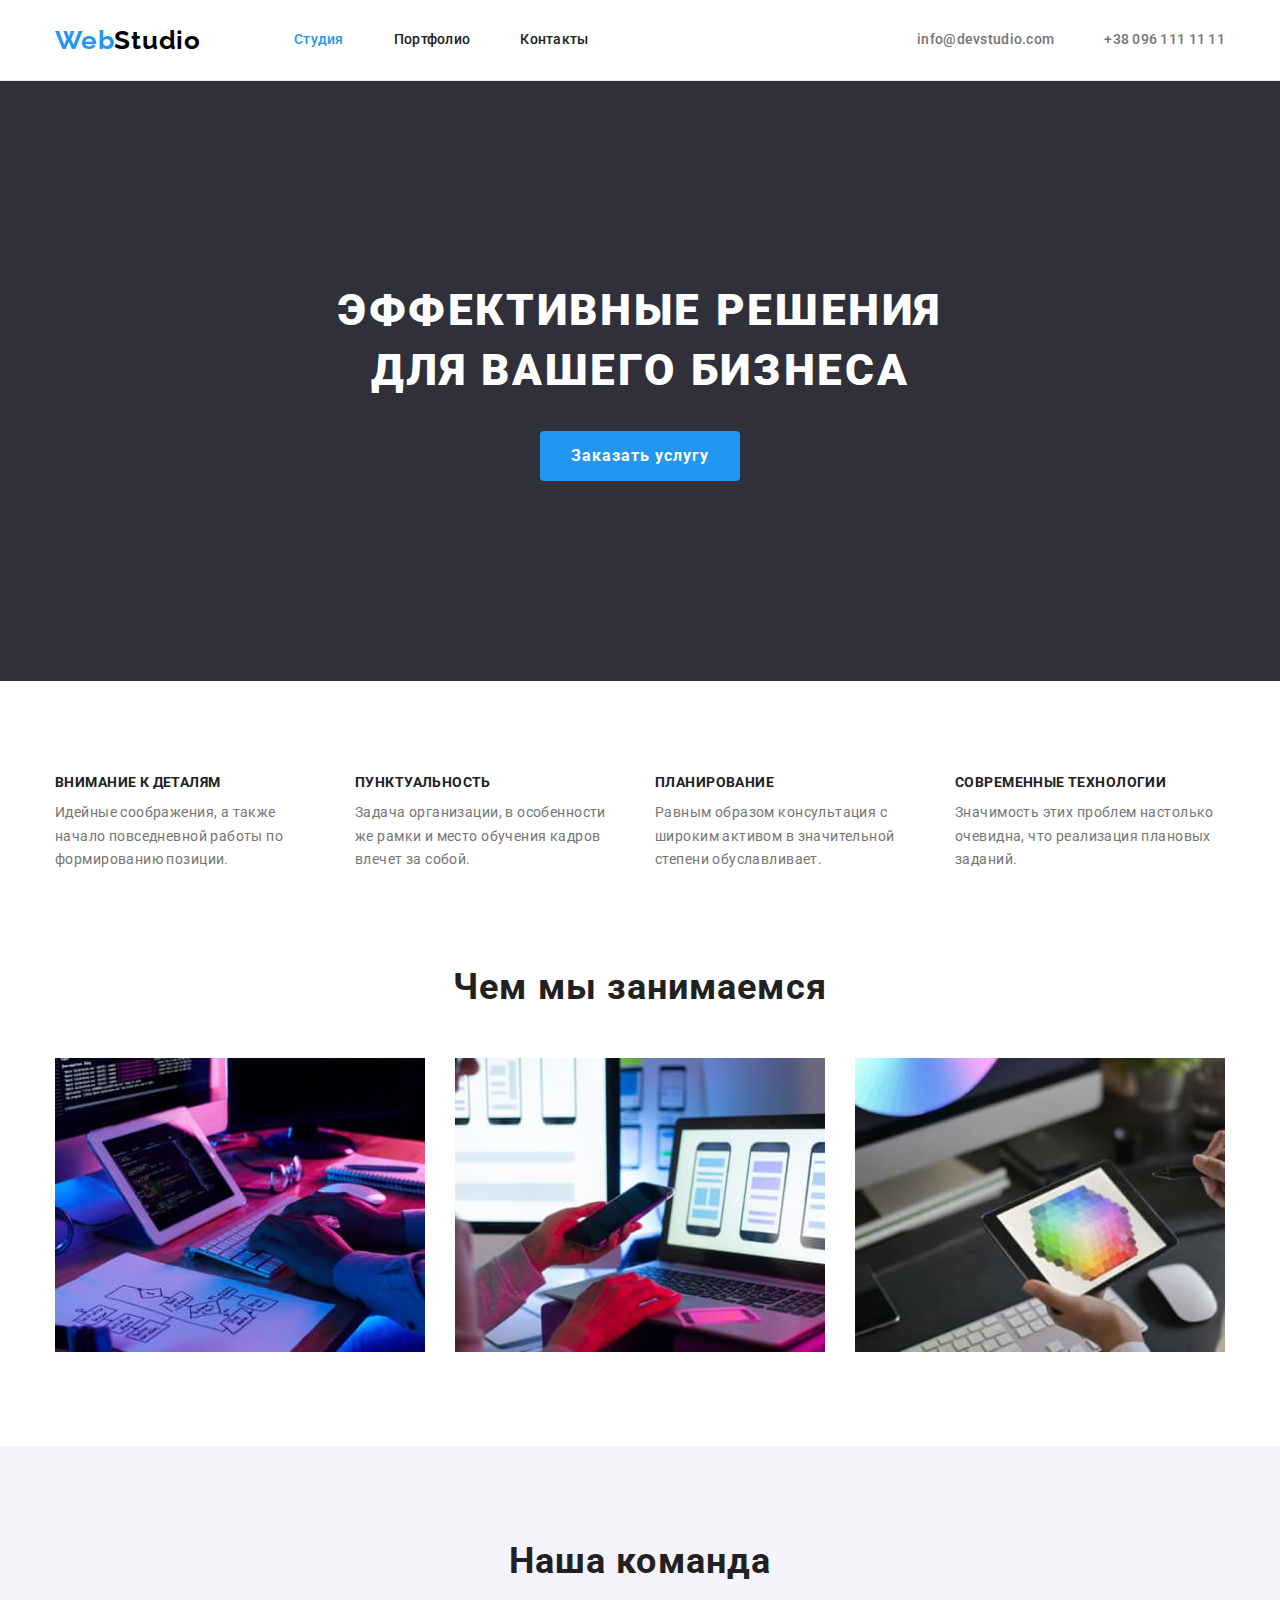
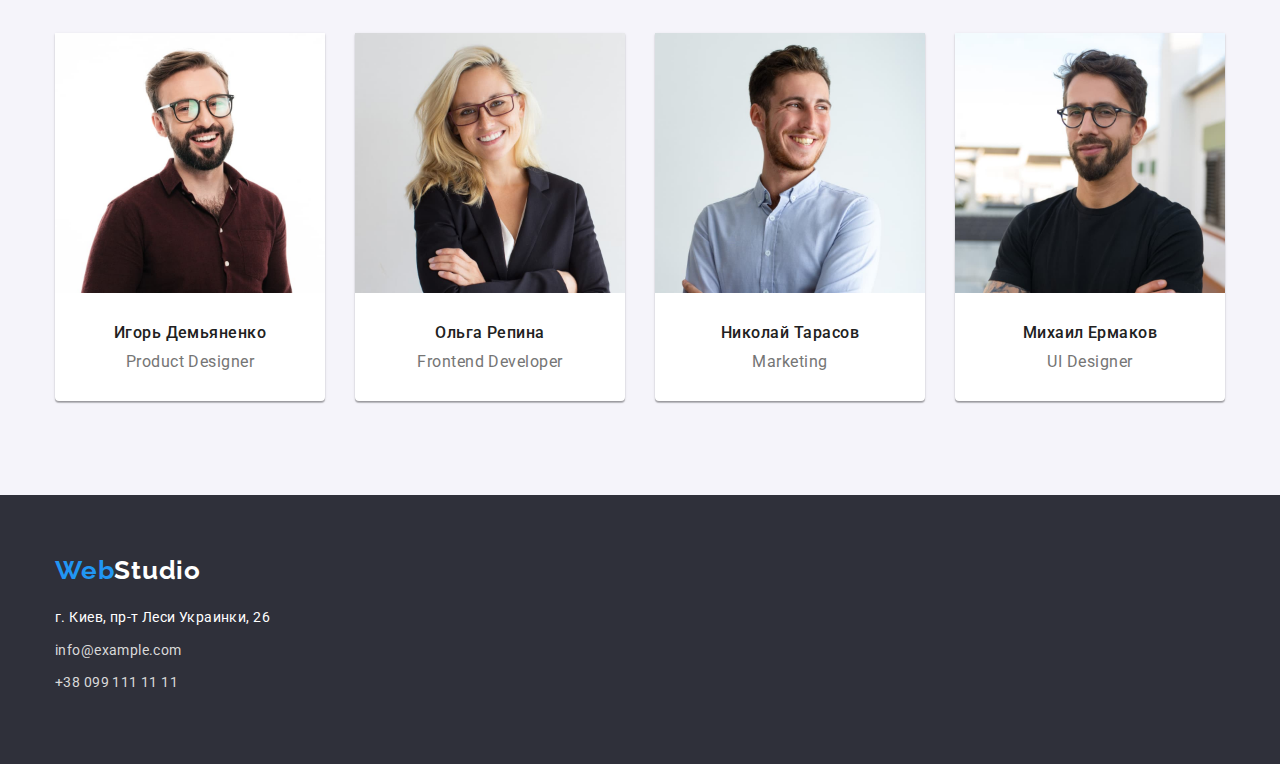
<file: index.html>
<!DOCTYPE html>
<html lang="ru">
  <head>
    <meta charset="UTF-8" />
    <meta http-equiv="X-UA-Compatible" content="IE=edge" />
    <meta name="viewport" content="width=device-width, initial-scale=1.0" />
    <title>Студия</title>
    <link rel="preconnect" href="https://fonts.googleapis.com" />
    <link rel="preconnect" href="https://fonts.gstatic.com" crossorigin />
    <link
      href="https://fonts.googleapis.com/css2?family=Raleway:wght@700&family=Roboto:wght@400;500;700;900&display=swap"
      rel="stylesheet"
    />
    <link
      rel="stylesheet"
      href="https://cdnjs.cloudflare.com/ajax/libs/modern-normalize/1.0.0/modern-normalize.min.css"
    />
    <link rel="stylesheet" href="./css/styles.css" />
  </head>
  <body>
    <header class="header">
      <div class="container header-container">
        <a href="./index.html" class="logo link"
          >Web<span class="logo-header">Studio</span></a
        >
        <nav class="header-nav">
          <ul class="header-list list">
            <li class="header-item">
              <a href="./index.html" class="header-link link current">Студия</a>
            </li>
            <li class="header-item">
              <a href="./portfolio.html" class="header-link link">Портфолио</a>
            </li>
            <li class="header-item">
              <a href="" class="header-link link">Контакты</a>
            </li>
          </ul>
        </nav>
        <ul class="contact list">
          <li class="contact-item">
            <a href="mailto:info@devstudio.com" class="contact-link link"
              >info@devstudio.com</a
            >
          </li>
          <li class="contact-item">
            <a href="tel:+380961111111" class="contact-link link"
              >+38 096 111 11 11</a
            >
          </li>
        </ul>
      </div>
    </header>
    <main>
      <!-- Баннер -->
      <section class="banner">
        <div class="container">
          <h1 class="banner-title">
            Эффективные решения<br />для вашего бизнеса
          </h1>
          <button type="button" class="banner-btn">Заказать услугу</button>
        </div>
      </section>
      <!-- Особенности -->
      <section class="section">
        <div class="container">
          <h2 class="visually-hidden">Особенности</h2>
          <ul class="about-list list">
            <li class="about-item">
              <h3 class="about-title">Внимание к деталям</h3>
              <p class="about-after-title">
                Идейные соображения, а также начало повседневной работы по
                формированию позиции.
              </p>
            </li>
            <li class="about-item">
              <h3 class="about-title">Пунктуальность</h3>
              <p class="about-after-title">
                Задача организации, в особенности же рамки и место обучения
                кадров влечет за собой.
              </p>
            </li>
            <li class="about-item">
              <h3 class="about-title">Планирование</h3>
              <p class="about-after-title">
                Равным образом консультация с широким активом в значительной
                степени обуславливает.
              </p>
            </li>
            <li class="about-item">
              <h3 class="about-title">Современные технологии</h3>
              <p class="about-after-title">
                Значимость этих проблем настолько очевидна, что реализация
                плановых заданий.
              </p>
            </li>
          </ul>
        </div>
      </section>
      <!-- Чем мы занимаемся -->
      <section class="section what">
        <div class="container">
          <h2 class="what-title">Чем мы занимаемся</h2>
          <ul class="what-list list">
            <li class="what-item">
              <img
                src="./images/about1.jpg"
                alt="Программирование"
                width="370"
              />
            </li>
            <li class="what-item">
              <img
                src="./images/about2.jpg"
                alt="Адаптивная верстка"
                width="370"
              />
            </li>
            <li class="what-item">
              <img src="./images/about3.jpg" alt="Дизайн" width="370" />
            </li>
          </ul>
        </div>
      </section>
      <!-- Наша команда -->
      <section class="section team">
        <div class="container">
          <h2 class="team-title">Наша команда</h2>
          <ul class="team-list list">
            <li class="team-item">
              <img
                src="./images/teamcard1.jpg"
                alt="Игорь Демьяненко"
                width="270"
              />
              <div class="team-item-text">
                <h3 class="team-item-name">Игорь Демьяненко</h3>
                <p class="team-item-job">Product Designer</p>
              </div>
            </li>
            <li class="team-item">
              <img
                src="./images/teamcard2.jpg"
                alt="Ольга Репина"
                width="270"
              />
              <div class="team-item-text">
                <h3 class="team-item-name">Ольга Репина</h3>
                <p class="team-item-job">Frontend Developer</p>
              </div>
            </li>
            <li class="team-item">
              <img
                src="./images/teamcard3.jpg"
                alt="Николай Тарасов"
                width="270"
              />
              <div class="team-item-text">
                <h3 class="team-item-name">Николай Тарасов</h3>
                <p class="team-item-job">Marketing</p>
              </div>
            </li>
            <li class="team-item">
              <img
                src="./images/teamcard4.jpg"
                alt="Михаил Ермаков"
                width="270"
              />
              <div class="team-item-text">
                <h3 class="team-item-name">Михаил Ермаков</h3>
                <p class="team-item-job">UI Designer</p>
              </div>
            </li>
          </ul>
        </div>
      </section>
    </main>
    <footer class="footer">
      <div class="container">
        <a href="./index.html" class="logo link footer-link"
          >Web<span class="logo-footer">Studio</span></a
        >
        <address>
          <p class="footer-address">г. Киев, пр-т Леси Украинки, 26</p>
          <ul class="footer-list list">
            <li class="footer-item">
              <a href="mailto:info@example.com" class="footer-contact link"
                >info@example.com</a
              >
            </li>
            <li class="footer-item">
              <a href="tel:+380991111111" class="footer-contact link"
                >+38 099 111 11 11</a
              >
            </li>
          </ul>
        </address>
      </div>
    </footer>
  </body>
</html>
</file>
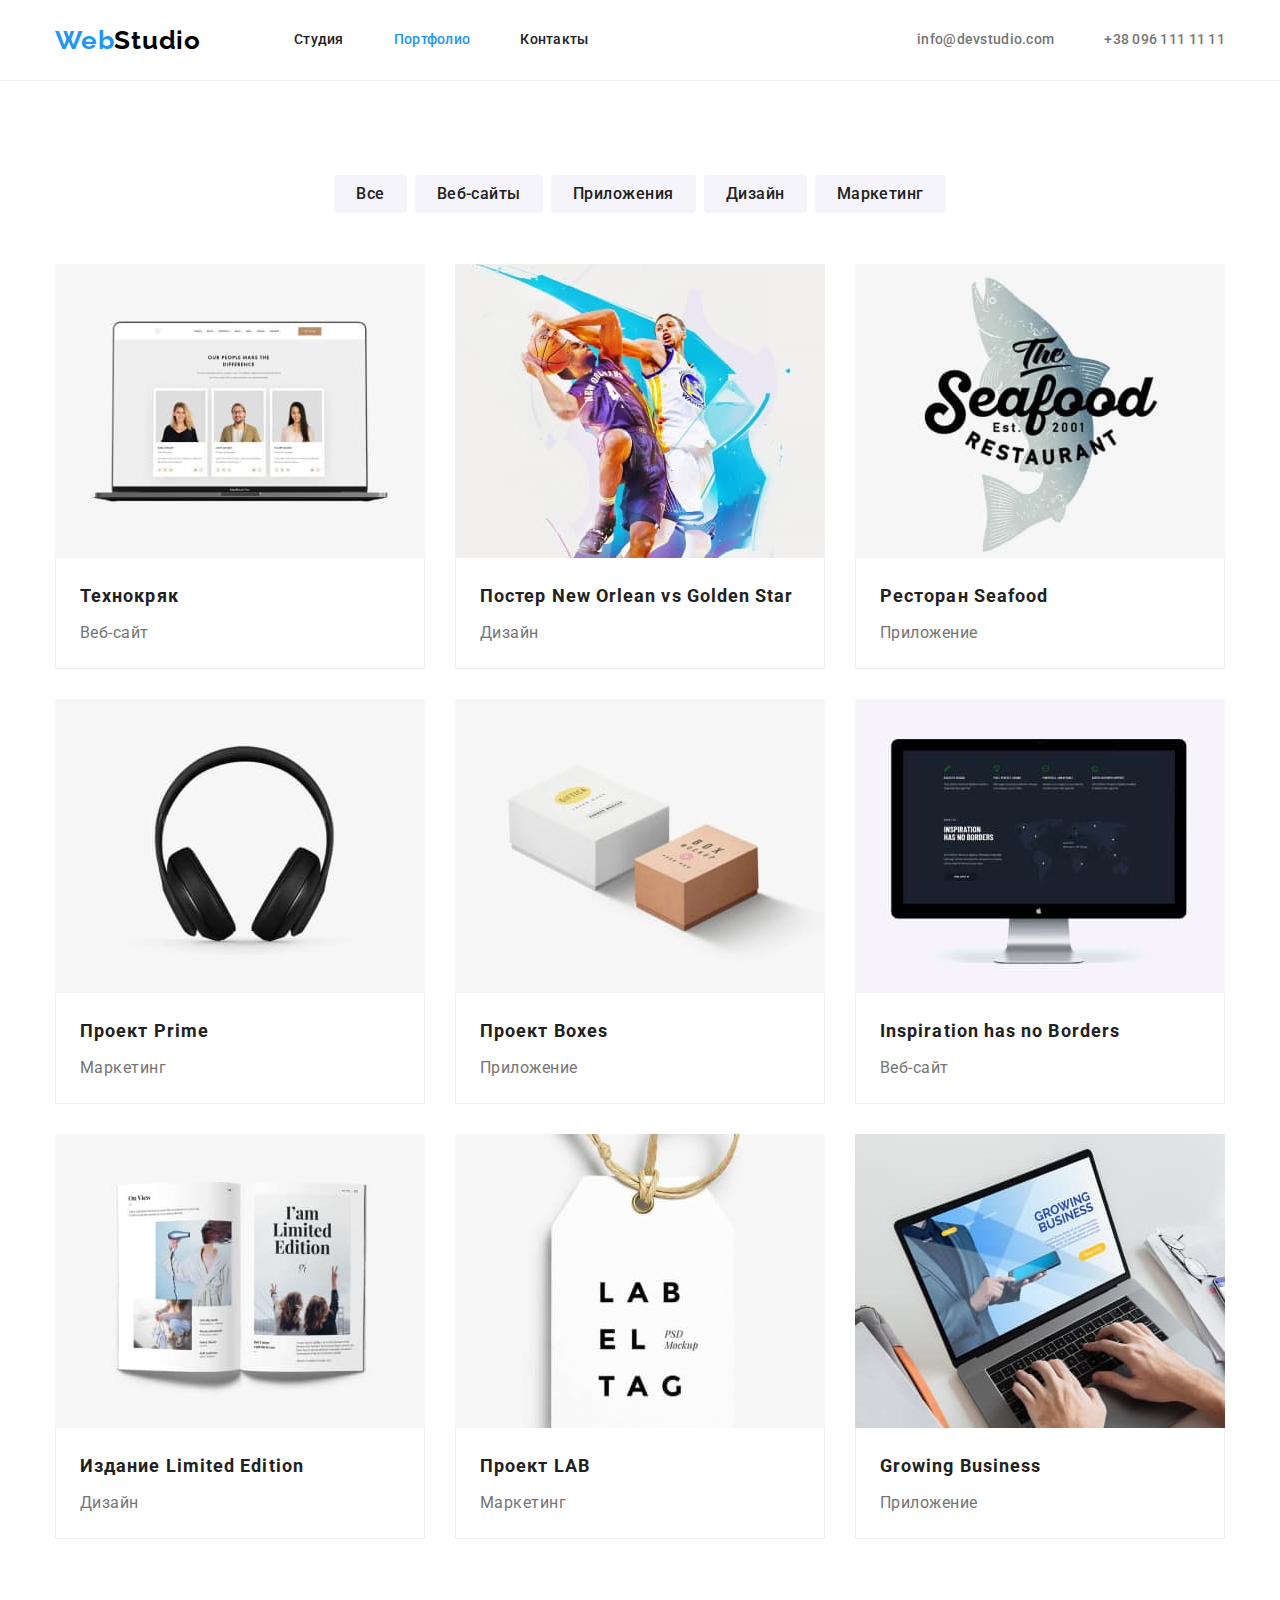
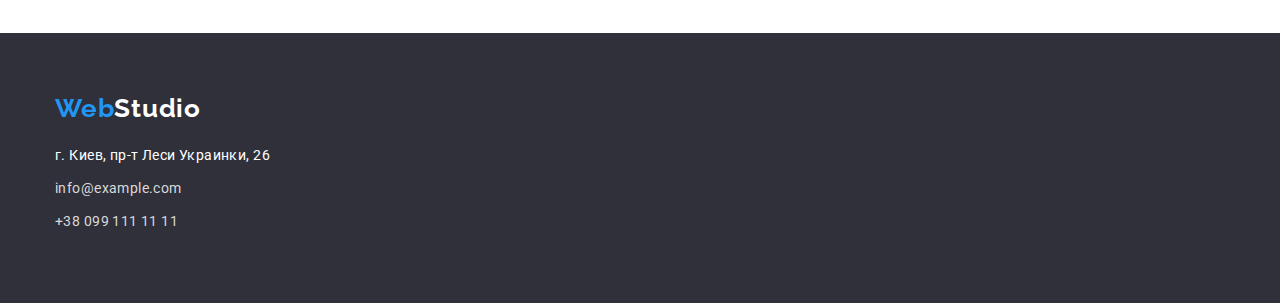
<file: portfolio.html>
<!DOCTYPE html>
<html lang="ru">
  <head>
    <meta charset="UTF-8" />
    <meta http-equiv="X-UA-Compatible" content="IE=edge" />
    <meta name="viewport" content="width=device-width, initial-scale=1.0" />
    <title>Портфолио</title>
    <link rel="preconnect" href="https://fonts.googleapis.com" />
    <link rel="preconnect" href="https://fonts.gstatic.com" crossorigin />
    <link
      href="https://fonts.googleapis.com/css2?family=Raleway:wght@700&family=Roboto:wght@400;500;700;900&display=swap"
      rel="stylesheet"
    />
    <link
      rel="stylesheet"
      href="https://cdnjs.cloudflare.com/ajax/libs/modern-normalize/1.0.0/modern-normalize.min.css"
    />
    <link rel="stylesheet" href="./css/styles.css" />
  </head>
  <body>
    <header class="header">
      <div class="container header-container">
        <a href="./index.html" class="logo link"
          >Web<span class="logo-header">Studio</span></a
        >
        <nav class="header-nav">
          <ul class="header-list list">
            <li class="header-item">
              <a href="./index.html" class="header-link link">Студия</a>
            </li>
            <li class="header-item">
              <a href="./portfolio.html" class="header-link link current"
                >Портфолио</a
              >
            </li>
            <li class="header-item">
              <a href="" class="header-link link">Контакты</a>
            </li>
          </ul>
        </nav>
        <ul class="contact list">
          <li class="contact-item">
            <a href="mailto:info@devstudio.com" class="contact-link link"
              >info@devstudio.com</a
            >
          </li>
          <li class="contact-item">
            <a href="tel:+380961111111" class="contact-link link"
              >+38 096 111 11 11</a
            >
          </li>
        </ul>
      </div>
    </header>
    <main>
      <!-- Фильтр -->
      <section class="section portfolio">
        <div class="container">
          <h1 class="visually-hidden">Портфолио</h1>
          <ul class="portfolio-filter list">
            <li><button type="button" class="portfolio-btn">Все</button></li>
            <li>
              <button type="button" class="portfolio-btn">Веб-сайты</button>
            </li>
            <li>
              <button type="button" class="portfolio-btn">Приложения</button>
            </li>
            <li>
              <button type="button" class="portfolio-btn">Дизайн</button>
            </li>
            <li>
              <button type="button" class="portfolio-btn">Маркетинг</button>
            </li>
          </ul>
          <!-- Портфолио -->
          <ul class="portfolio-list list">
            <li class="portfolio-item">
              <a href="" target="_blank" class="portfolio-link link"
                ><img
                  src="./images/progect1.jpg"
                  alt="Открытый веб-сайт на ноутбуке"
                  width="370"
                  height="294"
                />
                <div class="portfolio-item-text">
                  <h2 class="portfolio-title">Технокряк</h2>
                  <p class="portfolio-after-title">Веб-сайт</p>
                </div>
              </a>
            </li>
            <li class="portfolio-item">
              <a href="" target="_blank" class="portfolio-link link"
                ><img
                  src="./images/progect2.jpg"
                  alt="Постер с баскетболистами"
                  width="370"
                  height="294"
                />
                <div class="portfolio-item-text">
                  <h2 class="portfolio-title">
                    Постер New Orlean vs Golden Star
                  </h2>
                  <p class="portfolio-after-title">Дизайн</p>
                </div></a
              >
            </li>
            <li class="portfolio-item">
              <a href="" target="_blank" class="portfolio-link link"
                ><img
                  src="./images/progect3.jpg"
                  alt="Иконка приложения ресторана"
                  width="370"
                  height="294"
                />
                <div class="portfolio-item-text">
                  <h2 class="portfolio-title">Ресторан Seafood</h2>
                  <p class="portfolio-after-title">Приложение</p>
                </div></a
              >
            </li>
            <li class="portfolio-item">
              <a href="" target="_blank" class="portfolio-link link"
                ><img
                  src="./images/progect4.jpg"
                  alt="Наушники"
                  width="370"
                  height="294"
                />
                <div class="portfolio-item-text">
                  <h2 class="portfolio-title">Проект Prime</h2>
                  <p class="portfolio-after-title">Маркетинг</p>
                </div></a
              >
            </li>
            <li class="portfolio-item">
              <a href="" target="_blank" class="portfolio-link link"
                ><img
                  src="./images/progect5.jpg"
                  alt="Две коробки"
                  width="370"
                  height="294"
                />
                <div class="portfolio-item-text">
                  <h2 class="portfolio-title">Проект Boxes</h2>
                  <p class="portfolio-after-title">Приложение</p>
                </div></a
              >
            </li>
            <li class="portfolio-item">
              <a href="" target="_blank" class="portfolio-link link"
                ><img
                  src="./images/progect6.jpg"
                  alt="Открытый веб-сайт на мониторе"
                  width="370"
                  height="294"
                />
                <div class="portfolio-item-text">
                  <h2 class="portfolio-title">Inspiration has no Borders</h2>
                  <p class="portfolio-after-title">Веб-сайт</p>
                </div></a
              >
            </li>
            <li class="portfolio-item">
              <a href="" target="_blank" class="portfolio-link link"
                ><img
                  src="./images/progect7.jpg"
                  alt="Разворот журнала"
                  width="370"
                  height="294"
                />
                <div class="portfolio-item-text">
                  <h2 class="portfolio-title">Издание Limited Edition</h2>
                  <p class="portfolio-after-title">Дизайн</p>
                </div></a
              >
            </li>
            <li class="portfolio-item">
              <a href="" target="_blank" class="portfolio-link link"
                ><img
                  src="./images/progect8.jpg"
                  alt="Бирка"
                  width="370"
                  height="294"
                />
                <div class="portfolio-item-text">
                  <h2 class="portfolio-title">Проект LAB</h2>
                  <p class="portfolio-after-title">Маркетинг</p>
                </div></a
              >
            </li>
            <li class="portfolio-item">
              <a href="" target="_blank" class="portfolio-link link"
                ><img
                  src="./images/progect9.jpg"
                  alt="Работа за ноутбуком"
                  width="370"
                  height="294"
                />
                <div class="portfolio-item-text">
                  <h2 class="portfolio-title">Growing Business</h2>
                  <p class="portfolio-after-title">Приложение</p>
                </div></a
              >
            </li>
          </ul>
        </div>
      </section>
    </main>
    <footer class="footer">
      <div class="container">
        <a href="./index.html" class="logo link footer-link"
          >Web<span class="logo-footer">Studio</span></a
        >
        <address>
          <p class="footer-address">г. Киев, пр-т Леси Украинки, 26</p>
          <ul class="footer-list list">
            <li class="footer-item">
              <a href="mailto:info@example.com" class="footer-contact link"
                >info@example.com</a
              >
            </li>
            <li class="footer-item">
              <a href="tel:+380991111111" class="footer-contact link"
                >+38 099 111 11 11</a
              >
            </li>
          </ul>
        </address>
      </div>
    </footer>
  </body>
</html>
</file>
<file: css/styles.css>
:root {
  --accent-color: #2196f3;
  --add-accent-color: #188ce8;
  --logo-studio-color: #000000;
  --main-title-color: #ffffff;
  --first-title-color: #212121;
  --second-title-color: #757575;
  --contact-footer-color: #d9d9d9;
  --main-background-color: #ffffff;
  --first-background-color: #e5e5e5;
  --second-background-color: #f5f4fa;
  --accent-background-color: #2f303a;
}

body {
  font-family: "Roboto", sans-serif;
  color: var(--first-title-color);
}

.visually-hidden {
  position: absolute;
  width: 1px;
  height: 1px;
  margin: -1px;
  border: 0;
  padding: 0;
  white-space: nowrap;
  clip-path: inset(100%);
  clip: rect(0 0 0 0);
  overflow: hidden;
}

.list {
  list-style: none;
}

.link {
  text-decoration: none;
}

p,
h1,
h2,
h3,
h4,
h5,
h6 {
  margin: 0;
}

ul {
  margin: 0;
  padding-left: 0;
}

img {
  display: block;
}

.container {
  width: 1200px;
  padding: 0 15px;
  margin: 0 auto;
}

.section {
  padding-top: 94px;
  padding-bottom: 94px;
}

/* ---------------HEADER--------------- */
.header {
  background-color: var(--main-background-color);
  border-bottom: 1px solid #ececec;
}

.header-container {
  display: flex;
  align-items: center;
}

.logo {
  font-family: "Raleway", sans-serif;
  font-weight: 700;
  font-size: 26px;
  line-height: 1.19;
  letter-spacing: 0.03em;
  color: var(--accent-color);
}

.logo-header {
  color: var(--logo-studio-color);
}

.header-nav {
  margin-left: 93px;
}

.header-list {
  display: flex;
}

.header-item:nth-child(-n + 2) {
  margin-right: 50px;
}

.header-link {
  font-weight: 500;
  font-size: 14px;
  line-height: 1.14;
  letter-spacing: 0.02em;
  color: inherit;
  display: inline-block;
  padding: 32px 0;
}

.header-link:hover,
.header-link:focus {
  color: var(--accent-color);
}

.current {
  color: var(--accent-color);
}

.contact {
  display: flex;
  margin-left: auto;
}

.contact-item:nth-child(-n + 1) {
  margin-right: 50px;
}

.contact-link {
  font-weight: 500;
  font-size: 14px;
  line-height: 1.14;
  letter-spacing: 0.02em;
  color: var(--second-title-color);
  display: inline-block;
  padding: 32px 0;
}

.contact-link:hover,
.contact-link:focus {
  color: var(--accent-color);
}

/* --------------Баннер---------------- */

.banner {
  background-color: var(--accent-background-color);
  padding-top: 200px;
  padding-bottom: 200px;
}

.banner-title {
  font-weight: 900;
  font-size: 44px;
  line-height: 1.36;
  text-align: center;
  letter-spacing: 0.06em;
  text-transform: uppercase;
  color: var(--main-title-color);
}

.banner-btn {
  font-family: inherit;
  font-weight: 700;
  font-size: 16px;
  line-height: 1.88;
  display: flex;
  align-items: center;
  text-align: center;
  letter-spacing: 0.06em;
  color: var(--main-title-color);
  background-color: var(--accent-color);
  cursor: pointer;
  margin: 30px auto 0;
  min-width: 200px;
  min-height: 50px;
  border-radius: 4px;
  border: none;
  justify-content: center;
}

.banner-btn:hover,
.banner-btn:focus {
  background: var(--add-accent-color);
}

/* --------------Особенности---------------- */

.about-list {
  display: flex;
  justify-content: space-between;
}

.about-list:nth-child (-n + 3) {
  margin-right: 30px;
}

.about-item {
  width: 270px;
}

.about-title {
  font-weight: 700;
  font-size: 14px;
  line-height: 1.14;
  letter-spacing: 0.03em;
  text-transform: uppercase;
  margin-bottom: 10px;
}
.about-after-title {
  font-weight: 400;
  font-size: 14px;
  line-height: 1.71;
  letter-spacing: 0.03em;
  color: var(--second-title-color);
}

/* --------------Чем мы занимаемся---------------- */

.what {
  padding-top: 0;
}

.what-title {
  font-weight: 700;
  font-size: 36px;
  line-height: 1.17;
  text-align: center;
  letter-spacing: 0.03em;
  margin-bottom: 50px;
}

.what-list {
  display: flex;
  justify-content: space-between;
}

/* --------------Наша команда---------------- */
.team {
  background-color: var(--second-background-color);
}

.team-title {
  font-weight: 700;
  font-size: 36px;
  line-height: 1.17;
  text-align: center;
  letter-spacing: 0.03em;
  margin-bottom: 50px;
}
.team-list {
  display: flex;
  justify-content: space-between;
}

.team-item {
  background-color: var(--main-background-color);
  box-shadow: 0px 1px 3px rgba(0, 0, 0, 0.12), 0px 1px 1px rgba(0, 0, 0, 0.14),
    0px 2px 1px rgba(0, 0, 0, 0.2);
  border-radius: 0px 0px 4px 4px;
}

.team-item-text {
  padding: 30px 0;
}

.team-item-name {
  font-weight: 500;
  font-size: 16px;
  line-height: 1.19;
  text-align: center;
  letter-spacing: 0.03em;
  margin-bottom: 10px;
}
.team-item-job {
  font-weight: 400;
  font-size: 16px;
  line-height: 1.19;
  text-align: center;
  letter-spacing: 0.03em;
  color: var(--second-title-color);
}

/* --------------Portfolio---------------- */

.portfolio-filter {
  background-color: var(--main-background-color);
  display: flex;
  justify-content: center;
  margin-bottom: 51px;
  gap: 8px;
}

.portfolio-btn {
  font-family: inherit;
  font-weight: 500;
  font-size: 16px;
  line-height: 1.62;
  text-align: center;
  letter-spacing: 0.03em;
  color: inherit;
  background: var(--second-background-color);
  cursor: pointer;
  border-radius: 4px;
  border: transparent;
  padding: 6px 22px;
}

.portfolio-btn:hover,
.portfolio-btn:focus {
  color: var(--main-title-color);
  background-color: var(--accent-color);
}

.portfolio-list {
  display: flex;
  flex-wrap: wrap;
  gap: 30px;
}

.portfolio-item {
  background-color: var(--main-background-color);
  width: calc((100% - 60px) / 3);
}

.portfolio-item-text {
  border: 1px solid #eeeeee;
  border-top: none;
  padding: 20px 24px;
}

.portfolio-link {
}

.portfolio-title {
  font-weight: 700;
  font-size: 18px;
  line-height: 2;
  letter-spacing: 0.06em;
  color: var(--first-title-color);
  min-height: 36px;
  margin-bottom: 4px;
}

.portfolio-after-title {
  font-weight: 400;
  font-size: 16px;
  line-height: 1.88;
  letter-spacing: 0.03em;
  color: var(--second-title-color);
  min-height: 30px;
}

/* --------------Footer---------------- */

.footer {
  background-color: var(--accent-background-color);
  padding: 60px 0;
}

.footer-link {
  display: inline-block;
  margin-bottom: 20px;
}

.logo-footer {
  font-family: "Raleway";
  font-style: normal;
  font-weight: 700;
  font-size: 26px;
  line-height: 1.19;
  letter-spacing: 0.03em;
  color: var(--main-title-color);
}

.footer-address {
  font-style: normal;
  font-weight: 400;
  font-size: 14px;
  line-height: 1.71;
  letter-spacing: 0.03em;
  color: var(--main-title-color);
  margin-bottom: 9px;
}

.footer-item {
  margin-bottom: 9px;
}

.footer-contact {
  font-style: normal;
  font-weight: 400;
  font-size: 14px;
  line-height: 1.71;
  letter-spacing: 0.03em;
  color: var(--contact-footer-color);
  display: inline-block;
}

.footer-contact:hover,
.footer-contact:focus {
  color: var(--accent-color);
}
</file>
